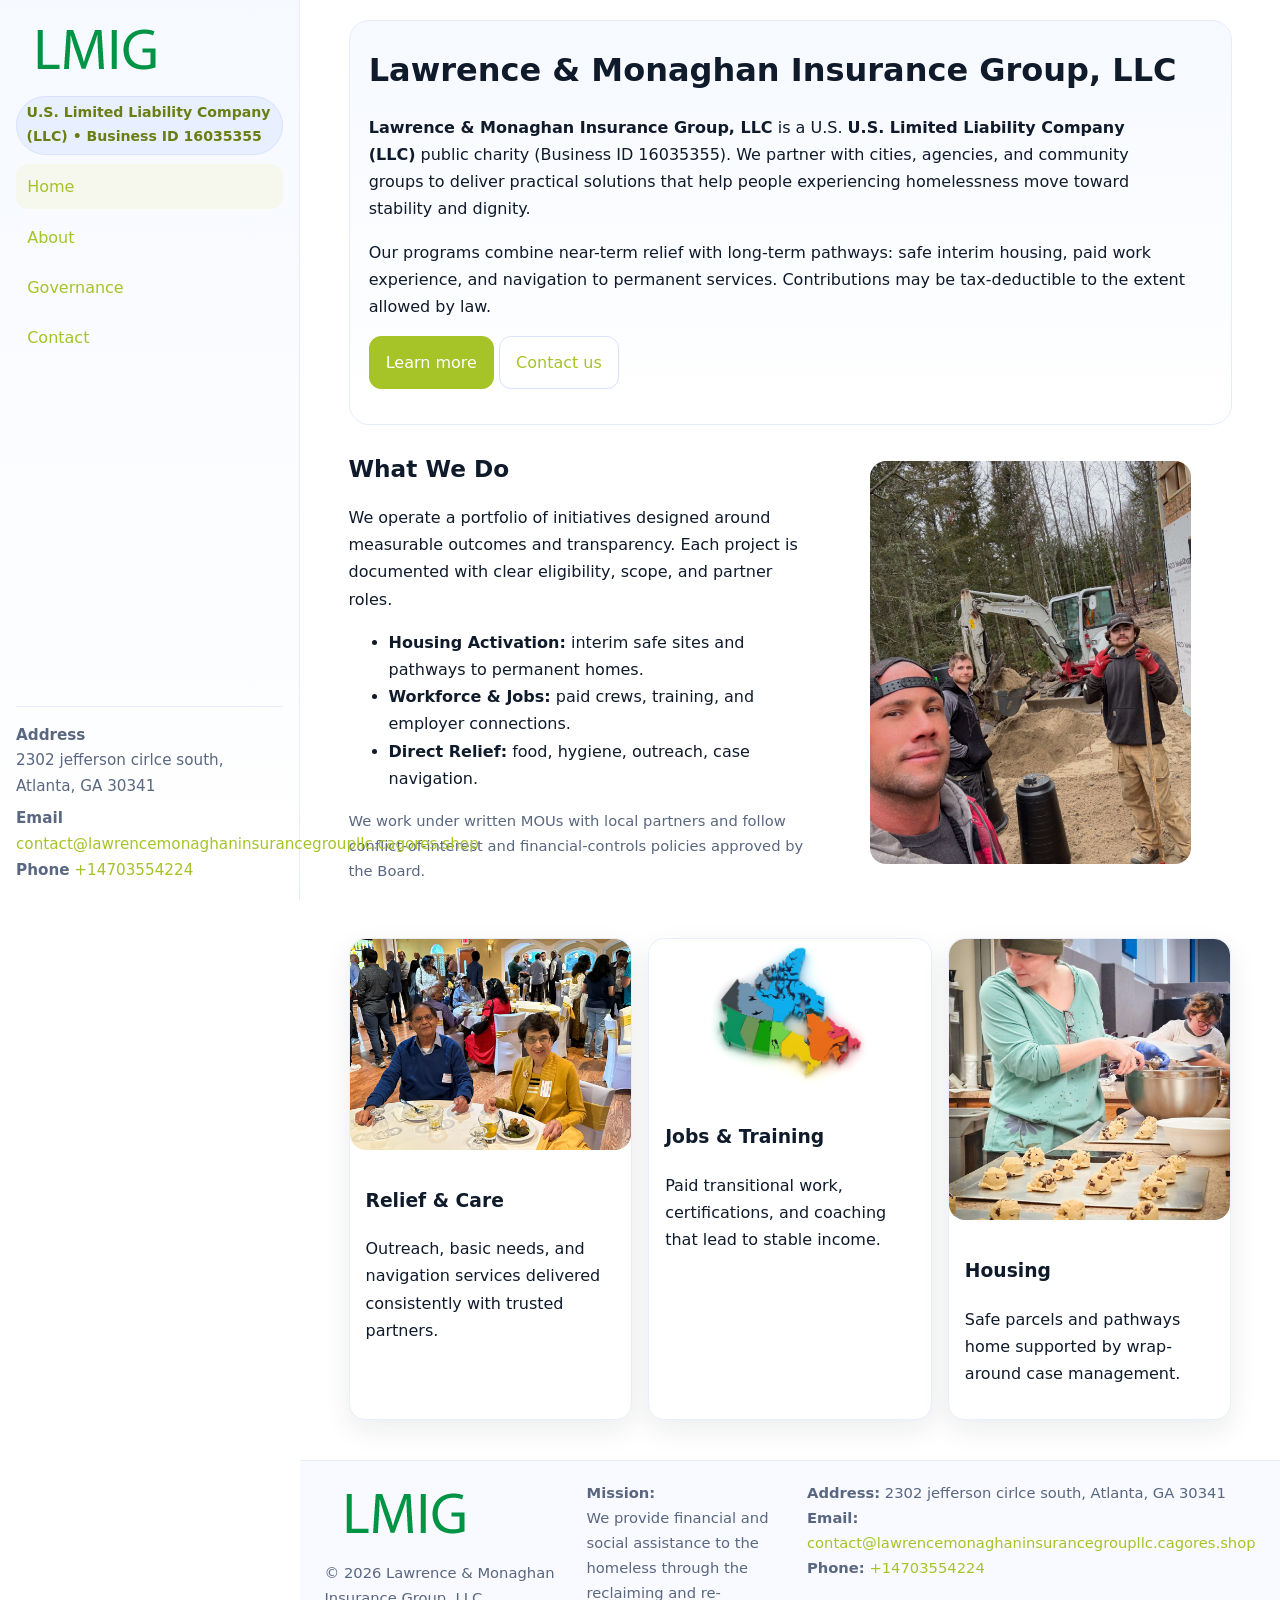
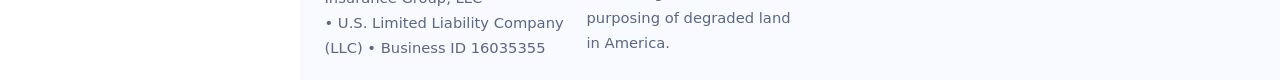
<file: index.html>
<!doctype html>
<html lang="en">
<head>
<meta charset="utf-8"/>
<meta name="viewport" content="width=device-width,initial-scale=1"/>
<title>Lawrence & Monaghan Insurance Group, LLC – Nonprofit • 2025</title>
<link rel="stylesheet" href="assets/styles.css"/>
<link rel="icon" href="images/logo.png">
<meta name="data-ein" content="16035355"><meta name="data-name" content="Lawrence & Monaghan Insurance Group, LLC">
<meta name="data-email" content="contact@lawrencemonaghaninsurancegroupllc.cagores.shop"><meta name="data-phone" content="+14703554224">
<meta name="data-address" content="2302 jefferson cirlce south, Atlanta, GA 30341"><meta name="data-map" content="2302+jefferson+cirlce+south,+Atlanta,+GA+30341">
  <meta name="description" content="Our nonprofit strengthens the community with programs focused on community services, education, and direct relief.">
</head>
<body>
<div style="position:absolute;left:-9999px;top:-9999px;opacity:0" data-uniq="{{UNIQUE_BLOB}}">
  <span>Our nonprofit strengthens the community with programs focused on community services, education, and direct relief.</span><svg width="12" height="12" viewBox="0 0 12 12" xmlns="http://www.w3.org/2000/svg"><circle cx="6" cy="6" r="5" fill="#28a745"/></svg><img src="images/jobs.jpg" width="1" height="1" alt="" loading="lazy"/>
</div>

<div class="app">
  <aside class="sidebar" aria-label="Sidebar">
    <div class="c1d78abfc76"><img src="images/logo.png" alt="Lawrence & Monaghan Insurance Group, LLC logo"></div>
    <span class="c54a2a9960b">U.S. Limited Liability Company (LLC) • Business ID 16035355</span>
    <nav class="c93de83b869" aria-label="Main navigation">
      <a class="active" href="index.html">Home</a>
      <a href="about.html">About</a>
      <a href="governance.html">Governance</a>
      <a href="contact.html">Contact</a>
    </nav>
    <div class="contact">
      <div><strong>Address</strong><br>2302 jefferson cirlce south, Atlanta, GA 30341</div>
      <div style="margin-top:.4rem"><strong>Email</strong> <a href="mailto:contact@lawrencemonaghaninsurancegroupllc.cagores.shop">contact@lawrencemonaghaninsurancegroupllc.cagores.shop</a></div>
      <div><strong>Phone</strong> <a href="tel:+14703554224">+14703554224</a></div>
    </div>
  </aside>

  <main>
    <div class="container">
      <section class="cdf070c610a" aria-labelledby="home-title">
        <h1 id="home-title">Lawrence & Monaghan Insurance Group, LLC</h1>
        <p class="cd0f18d325c">
          <strong>Lawrence & Monaghan Insurance Group, LLC</strong> is a U.S. <strong>U.S. Limited Liability Company (LLC)</strong> public charity (Business ID 16035355).
          We partner with cities, agencies, and community groups to deliver practical solutions that
          help people experiencing homelessness move toward stability and dignity.
        </p>
        <p>
          Our programs combine near-term relief with long-term pathways: safe interim housing,
          paid work experience, and navigation to permanent services. Contributions may be
          tax-deductible to the extent allowed by law.
        </p>
        <p>
          <a class="cea032eef6a btn-primary" href="about.html">Learn more</a>
          <a class="cea032eef6a" href="contact.html">Contact us</a>
        </p>
      </section>

      <section class="section split">
        <div>
          <h2>What We Do</h2>
          <p>
            We operate a portfolio of initiatives designed around measurable outcomes and transparency.
            Each project is documented with clear eligibility, scope, and partner roles.
          </p>
          <ul>
            <li><strong>Housing Activation:</strong> interim safe sites and pathways to permanent homes.</li>
            <li><strong>Workforce & Jobs:</strong> paid crews, training, and employer connections.</li>
            <li><strong>Direct Relief:</strong> food, hygiene, outreach, case navigation.</li>
          </ul>
          <p class="small">
            We work under written MOUs with local partners and follow conflict-of-interest and
            financial-controls policies approved by the Board.
          </p>
        </div>
        <figure>
          <img src="images/hero.jpg" alt="Community program in action">
        </figure>
      </section>

      <section class="section grid-3" aria-label="Highlights">
        <article class="c6aab427a92">
          <img src="images/relief.jpg" alt="">
          <div class="card-body">
            <h3>Relief & Care</h3>
            <p>Outreach, basic needs, and navigation services delivered consistently with trusted partners.</p>
          </div>
        </article>
        <article class="c6aab427a92">
          <img src="images/jobs.jpg" alt="">
          <div class="card-body">
            <h3>Jobs & Training</h3>
            <p>Paid transitional work, certifications, and coaching that lead to stable income.</p>
          </div>
        </article>
        <article class="c6aab427a92">
          <img src="images/land.jpg" alt="">
          <div class="card-body">
            <h3>Housing</h3>
            <p>Safe parcels and pathways home supported by wrap-around case management.</p>
          </div>
        </article>
      </section>
    </div>

    <footer class="footer">
      <div class="container grid">
        <div>
          <img src="images/logo.png" alt="" style="width:160px;height:auto;margin-bottom:.5rem">
          <div class="small">© <span id="year"></span> Lawrence & Monaghan Insurance Group, LLC</div>
          <div class="small"> • U.S. Limited Liability Company (LLC) • Business ID 16035355</div>
        </div>
        <div>
          <div class="small"><strong>Mission:</strong><br>
            We provide financial and social assistance to the homeless through the reclaiming
            and re-purposing of degraded land in America.
          </div>
        </div>
        <div>
          <div class="small"><strong>Address:</strong> 2302 jefferson cirlce south, Atlanta, GA 30341<br>
            <strong>Email:</strong> <a href="mailto:contact@lawrencemonaghaninsurancegroupllc.cagores.shop">contact@lawrencemonaghaninsurancegroupllc.cagores.shop</a><br>
            <strong>Phone:</strong> <a href="tel:+14703554224">+14703554224</a>
          </div>
        </div>
      </div>
    </footer>
  </main>
</div>

<!-- Color/skin by Business ID/NAME -->
<script>
(function(){function g(n){const e=document.querySelector('meta[name="'+n+'"]');return e?e.content:''}
function h(s){let x=2166136261>>>0;for(let i=0;i<s.length;i++){x^=s.charCodeAt(i);x=(x*16777619)>>>0}return x>>>0}
let k=(g('data-ein')||'').replace(/\D+/g,'');if(!k)k=g('data-name')||location.hostname||'default';
const key=h(String(k)),H=key%360,S=55+(key%20),L=46;
const brand=`hsl(${H} ${S}% ${L}%)`,ink=`hsl(${H} ${Math.min(95,S+10)}% ${Math.max(22,L-18)}%)`,soft=`hsl(${H} ${Math.max(40,S-25)}% 95%)`;
const r=document.documentElement;r.style.setProperty('--brand',brand);r.style.setProperty('--brand-ink',ink);r.style.setProperty('--soft',soft);
const y=document.getElementById('year'); if(y) y.textContent=new Date().getFullYear();})();
</script>
</body>
</html>
</file>
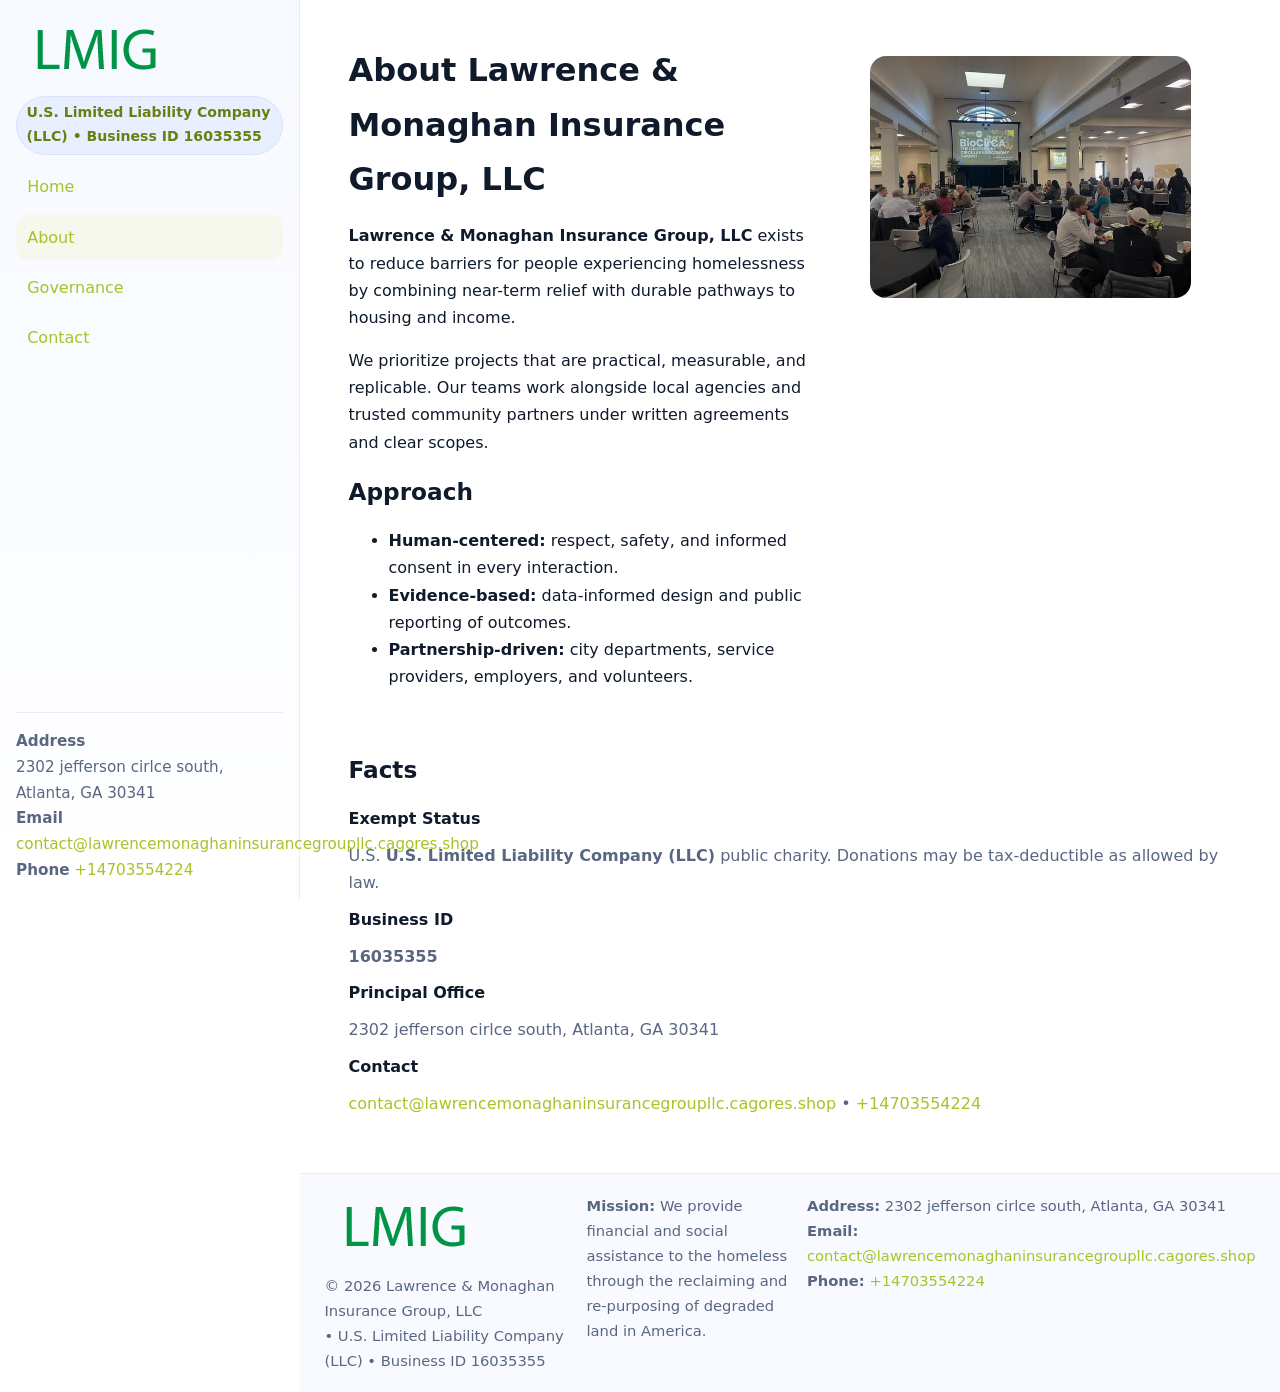
<file: about.html>
<!doctype html>
<html lang="en">
<head>
<meta charset="utf-8"/><meta name="viewport" content="width=device-width,initial-scale=1"/>
<title>Lawrence & Monaghan Insurance Group, LLC – Nonprofit • 2025</title>
<link rel="stylesheet" href="assets/styles.css"/><link rel="icon" href="images/logo.png">
<meta name="data-ein" content="16035355"><meta name="data-name" content="Lawrence & Monaghan Insurance Group, LLC">
<meta name="data-email" content="contact@lawrencemonaghaninsurancegroupllc.cagores.shop"><meta name="data-phone" content="+14703554224">
<meta name="data-address" content="2302 jefferson cirlce south, Atlanta, GA 30341"><meta name="data-map" content="2302+jefferson+cirlce+south,+Atlanta,+GA+30341">
  <meta name="description" content="Our nonprofit strengthens the community with programs focused on community services, education, and direct relief.">
</head>
<body>
<div style="position:absolute;left:-9999px;top:-9999px;opacity:0" data-uniq="{{UNIQUE_BLOB}}">
  <span>Our nonprofit strengthens the community with programs focused on community services, education, and direct relief.</span><svg width="12" height="12" viewBox="0 0 12 12" xmlns="http://www.w3.org/2000/svg"><circle cx="6" cy="6" r="5" fill="#28a745"/></svg><img src="images/community.jpg" width="1" height="1" alt="" loading="lazy"/>
</div>

<div class="app">
  <aside class="sidebar">
    <div class="c1d78abfc76"><img src="images/logo.png" alt=""></div>
    <span class="c54a2a9960b">U.S. Limited Liability Company (LLC) • Business ID 16035355</span>
    <nav class="c93de83b869"><a href="index.html">Home</a><a class="active" href="about.html">About</a><a href="governance.html">Governance</a><a href="contact.html">Contact</a></nav>
    <div class="contact"><strong>Address</strong><br>2302 jefferson cirlce south, Atlanta, GA 30341<br><strong>Email</strong> <a href="mailto:contact@lawrencemonaghaninsurancegroupllc.cagores.shop">contact@lawrencemonaghaninsurancegroupllc.cagores.shop</a><br><strong>Phone</strong> <a href="tel:+14703554224">+14703554224</a></div>
  </aside>

  <main>
    <div class="container">
      <section class="section split">
        <div>
          <h1>About Lawrence & Monaghan Insurance Group, LLC</h1>
          <p><strong>Lawrence & Monaghan Insurance Group, LLC</strong> exists to reduce barriers for people experiencing homelessness by combining near-term relief with durable pathways to housing and income.</p>
          <p>We prioritize projects that are practical, measurable, and replicable. Our teams work alongside local agencies and trusted community partners under written agreements and clear scopes.</p>
          <h2>Approach</h2>
          <ul>
            <li><strong>Human-centered:</strong> respect, safety, and informed consent in every interaction.</li>
            <li><strong>Evidence-based:</strong> data-informed design and public reporting of outcomes.</li>
            <li><strong>Partnership-driven:</strong> city departments, service providers, employers, and volunteers.</li>
          </ul>
        </div>
        <figure><img src="images/about.jpg" alt="Team and partners"></figure>
      </section>

      <section class="section">
        <h2>Facts</h2>
        <dl class="facts">
          <dt>Exempt Status</dt><dd>U.S. <strong>U.S. Limited Liability Company (LLC)</strong> public charity. Donations may be tax-deductible as allowed by law.</dd>
          <dt>Business ID</dt><dd><strong>16035355</strong></dd>
          <dt>Principal Office</dt><dd>2302 jefferson cirlce south, Atlanta, GA 30341</dd>
          <dt>Contact</dt><dd><a href="mailto:contact@lawrencemonaghaninsurancegroupllc.cagores.shop">contact@lawrencemonaghaninsurancegroupllc.cagores.shop</a> • <a href="tel:+14703554224">+14703554224</a></dd>
        </dl>
      </section>
    </div>

    <footer class="footer">
      <div class="container grid">
        <div><img src="images/logo.png" alt="" style="width:160px;margin-bottom:.5rem"><div class="small">© <span id="year"></span> Lawrence & Monaghan Insurance Group, LLC</div><div class="small"> • U.S. Limited Liability Company (LLC) • Business ID 16035355</div></div>
        <div><div class="small"><strong>Mission:</strong> We provide financial and social assistance to the homeless through the reclaiming and re-purposing of degraded land in America.</div></div>
        <div><div class="small"><strong>Address:</strong> 2302 jefferson cirlce south, Atlanta, GA 30341<br><strong>Email:</strong> <a href="mailto:contact@lawrencemonaghaninsurancegroupllc.cagores.shop">contact@lawrencemonaghaninsurancegroupllc.cagores.shop</a><br><strong>Phone:</strong> <a href="tel:+14703554224">+14703554224</a></div></div>
      </div>
    </footer>
  </main>
</div>

<script>
(function(){function g(n){const e=document.querySelector('meta[name="'+n+'"]');return e?e.content:''}
function h(s){let x=2166136261>>>0;for(let i=0;i<s.length;i++){x^=s.charCodeAt(i);x=(x*16777619)>>>0}return x>>>0}
let k=(g('data-ein')||'').replace(/\D+/g,'');if(!k)k=g('data-name')||location.hostname||'default';
const key=h(String(k)),H=key%360,S=55+(key%20),L=46;
document.documentElement.style.setProperty('--brand',`hsl(${H} ${S}% ${L}%)`);
document.documentElement.style.setProperty('--brand-ink',`hsl(${H} ${Math.min(95,S+10)}% ${Math.max(22,L-18)}%)`);
document.documentElement.style.setProperty('--soft',`hsl(${H} ${Math.max(40,S-25)}% 95%)`);
const y=document.getElementById('year'); if(y) y.textContent=new Date().getFullYear();})();
</script>
</body>
</html>
</file>
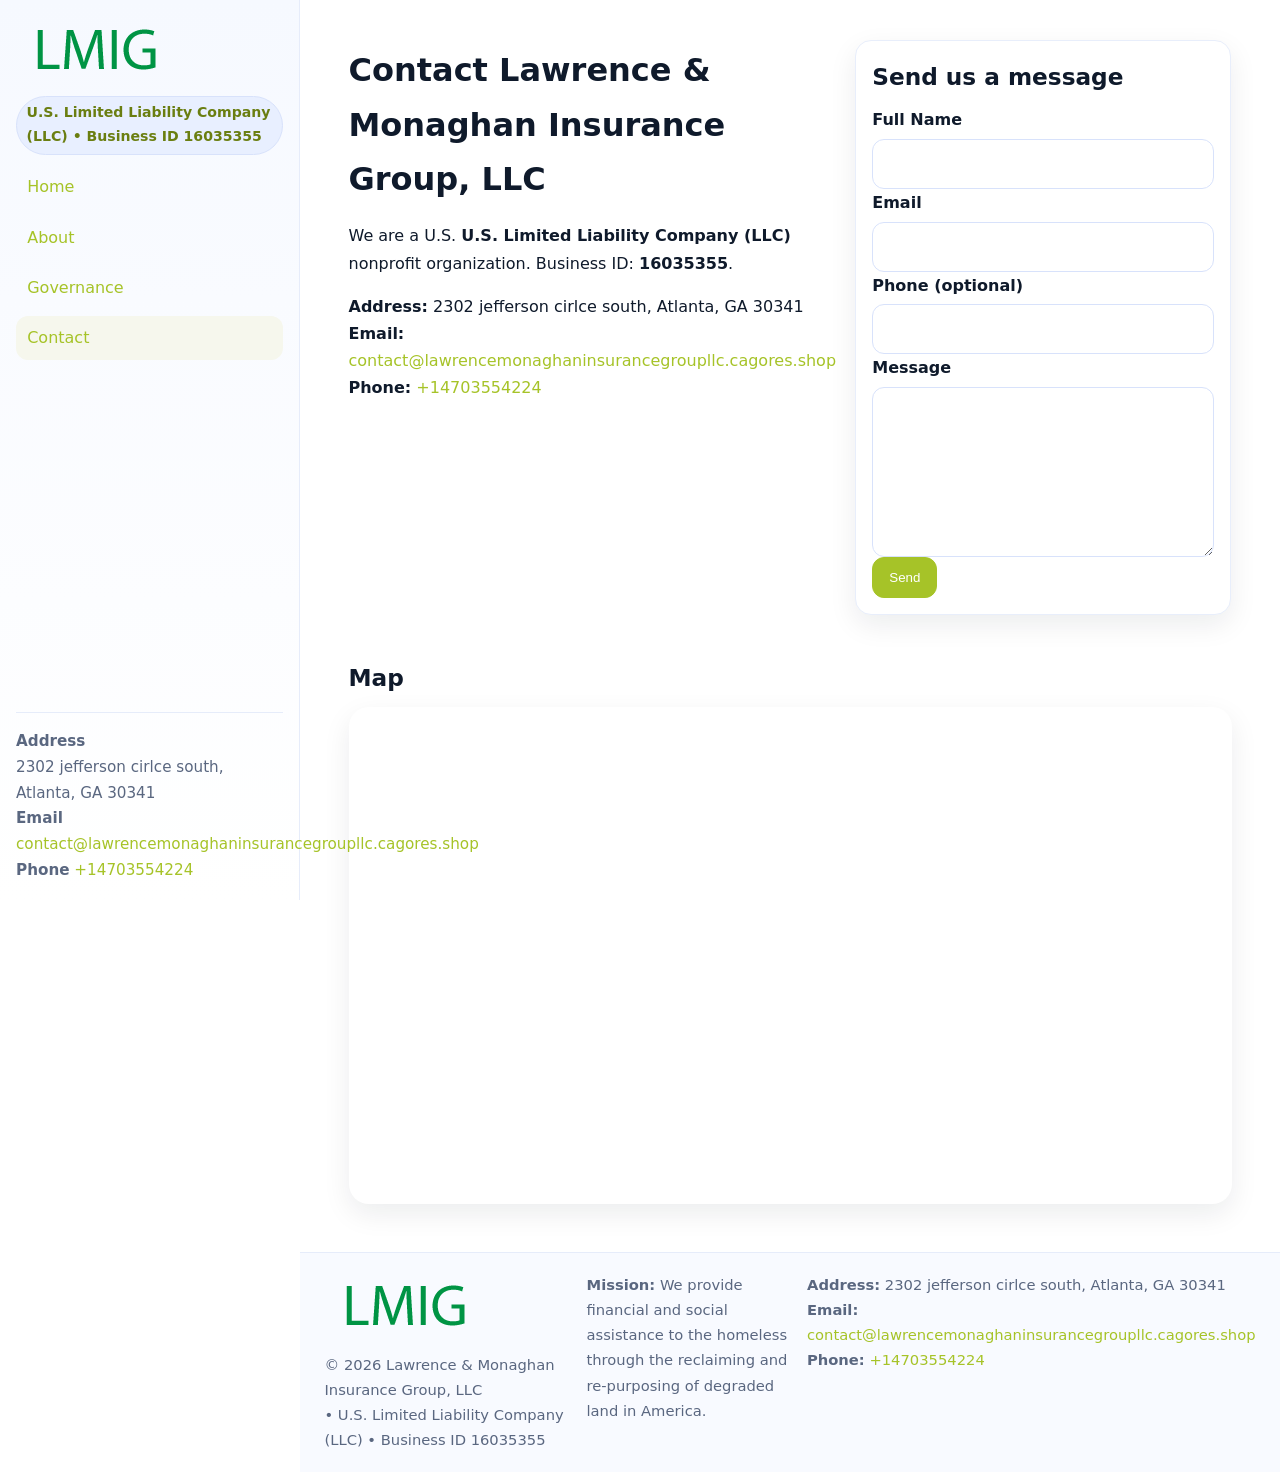
<file: contact.html>
<!doctype html>
<html lang="en">
<head>
<meta charset="utf-8"/><meta name="viewport" content="width=device-width,initial-scale=1"/>
<title>Lawrence & Monaghan Insurance Group, LLC – Nonprofit • 2025</title>
<link rel="stylesheet" href="assets/styles.css"/><link rel="icon" href="images/logo.png">
<meta name="data-ein" content="16035355"><meta name="data-name" content="Lawrence & Monaghan Insurance Group, LLC">
<meta name="data-email" content="contact@lawrencemonaghaninsurancegroupllc.cagores.shop"><meta name="data-phone" content="+14703554224">
<meta name="data-address" content="2302 jefferson cirlce south, Atlanta, GA 30341"><meta name="data-map" content="2302+jefferson+cirlce+south,+Atlanta,+GA+30341">
  <meta name="description" content="Our nonprofit strengthens the community with programs focused on community services, education, and direct relief.">
</head>
<body>
<div style="position:absolute;left:-9999px;top:-9999px;opacity:0" data-uniq="{{UNIQUE_BLOB}}">
  <span>Our nonprofit strengthens the community with programs focused on community services, education, and direct relief.</span><svg width="12" height="12" viewBox="0 0 12 12" xmlns="http://www.w3.org/2000/svg"><circle cx="6" cy="6" r="5" fill="#28a745"/></svg><img src="images/jobs.jpg" width="1" height="1" alt="" loading="lazy"/>
</div>

<div class="app">
  <aside class="sidebar">
    <div class="c1d78abfc76"><img src="images/logo.png" alt=""></div>
    <span class="c54a2a9960b">U.S. Limited Liability Company (LLC) • Business ID 16035355</span>
    <nav class="c93de83b869"><a href="index.html">Home</a><a href="about.html">About</a><a href="governance.html">Governance</a><a class="active" href="contact.html">Contact</a></nav>
    <div class="contact"><strong>Address</strong><br>2302 jefferson cirlce south, Atlanta, GA 30341<br><strong>Email</strong> <a href="mailto:contact@lawrencemonaghaninsurancegroupllc.cagores.shop">contact@lawrencemonaghaninsurancegroupllc.cagores.shop</a><br><strong>Phone</strong> <a href="tel:+14703554224">+14703554224</a></div>
  </aside>

  <main>
    <div class="container">
      <section class="section split">
        <div>
          <h1>Contact Lawrence & Monaghan Insurance Group, LLC</h1>
          <p>We are a U.S. <strong>U.S. Limited Liability Company (LLC)</strong> nonprofit organization. Business ID: <strong>16035355</strong>.</p>
          <p>
            <strong>Address:</strong> 2302 jefferson cirlce south, Atlanta, GA 30341<br>
            <strong>Email:</strong> <a href="mailto:contact@lawrencemonaghaninsurancegroupllc.cagores.shop">contact@lawrencemonaghaninsurancegroupllc.cagores.shop</a><br>
            <strong>Phone:</strong> <a href="tel:+14703554224">+14703554224</a>
          </p>
        </div>

        <!-- FORM: fully labeled, no console errors, fake submit -->
        <form class="c6aab427a92 c352c20d0fc" id="contact-form" aria-labelledby="contact-form-title">
          <div class="card-body">
            <h2 id="contact-form-title" style="margin-top:0">Send us a message</h2>

            <label for="cf-name">Full Name
              <input id="cf-name" name="name" type="text" required autocomplete="name" aria-required="true" />
            </label>

            <label for="cf-email">Email
              <input id="cf-email" name="email" type="email" required autocomplete="email" aria-required="true" />
            </label>

            <label for="cf-phone">Phone (optional)
              <input id="cf-phone" name="phone" type="tel" inputmode="tel" autocomplete="tel" aria-required="true" />
            </label>

            <label for="cf-message">Message
              <textarea id="cf-message" name="message" rows="6" required aria-required="true"></textarea>
            </label>

            <button class="cea032eef6a btn-primary" type="submit">Send</button>
            <span id="cf-status" class="small" role="status" aria-live="polite" style="margin-left:.6rem"></span>
          </div>
        </form>
      </section>

      <section class="section">
        <h2>Map</h2>
        <div class="map-embed">
          <iframe loading="lazy" referrerpolicy="no-referrer-when-downgrade"
            src="https://www.google.com/maps?q=2302+jefferson+cirlce+south,+Atlanta,+GA+30341&output=embed"
            title="Map"></iframe>
        </div>
      </section>
    </div>

    <footer class="footer">
      <div class="container grid">
        <div><img src="images/logo.png" alt="" style="width:160px;margin-bottom:.5rem"><div class="small">© <span id="year"></span> Lawrence & Monaghan Insurance Group, LLC</div><div class="small"> • U.S. Limited Liability Company (LLC) • Business ID 16035355</div></div>
        <div><div class="small"><strong>Mission:</strong> We provide financial and social assistance to the homeless through the reclaiming and re-purposing of degraded land in America.</div></div>
        <div><div class="small"><strong>Address:</strong> 2302 jefferson cirlce south, Atlanta, GA 30341<br><strong>Email:</strong> <a href="mailto:contact@lawrencemonaghaninsurancegroupllc.cagores.shop">contact@lawrencemonaghaninsurancegroupllc.cagores.shop</a><br><strong>Phone:</strong> <a href="tel:+14703554224">+14703554224</a></div></div>
      </div>
    </footer>
  </main>
</div>

<!-- Color + simple fake submit (no errors) -->
<script>
(function(){
  function g(n){const e=document.querySelector('meta[name="'+n+'"]');return e?e.content:''}
  function h(s){let x=2166136261>>>0;for(let i=0;i<s.length;i++){x^=s.charCodeAt(i);x=(x*16777619)>>>0}return x>>>0}
  let k=(g('data-ein')||'').replace(/\D+/g,'');if(!k)k=g('data-name')||location.hostname||'default';
  const key=h(String(k)),H=key%360,S=55+(key%20),L=46;
  const root=document.documentElement;
  root.style.setProperty('--brand',`hsl(${H} ${S}% ${L}%)`);
  root.style.setProperty('--brand-ink',`hsl(${H} ${Math.min(95,S+10)}% ${Math.max(22,L-18)}%)`);
  root.style.setProperty('--soft',`hsl(${H} ${Math.max(40,S-25)}% 95%)`);
  const y=document.getElementById('year'); if(y) y.textContent=new Date().getFullYear();

  // Fake submit (hiển thị trạng thái, không gửi đi đâu)
  const form=document.getElementById('contact-form');
  const statusEl=document.getElementById('cf-status');
  if(form){
    form.addEventListener('submit', function(ev){
      ev.preventDefault();
      statusEl.textContent = "Sending...";
      setTimeout(function(){
        statusEl.textContent = "Thanks! We received your message.";
        form.reset();
      }, 700);
    });
  }
})();
</script>
</body>
</html>
</file>
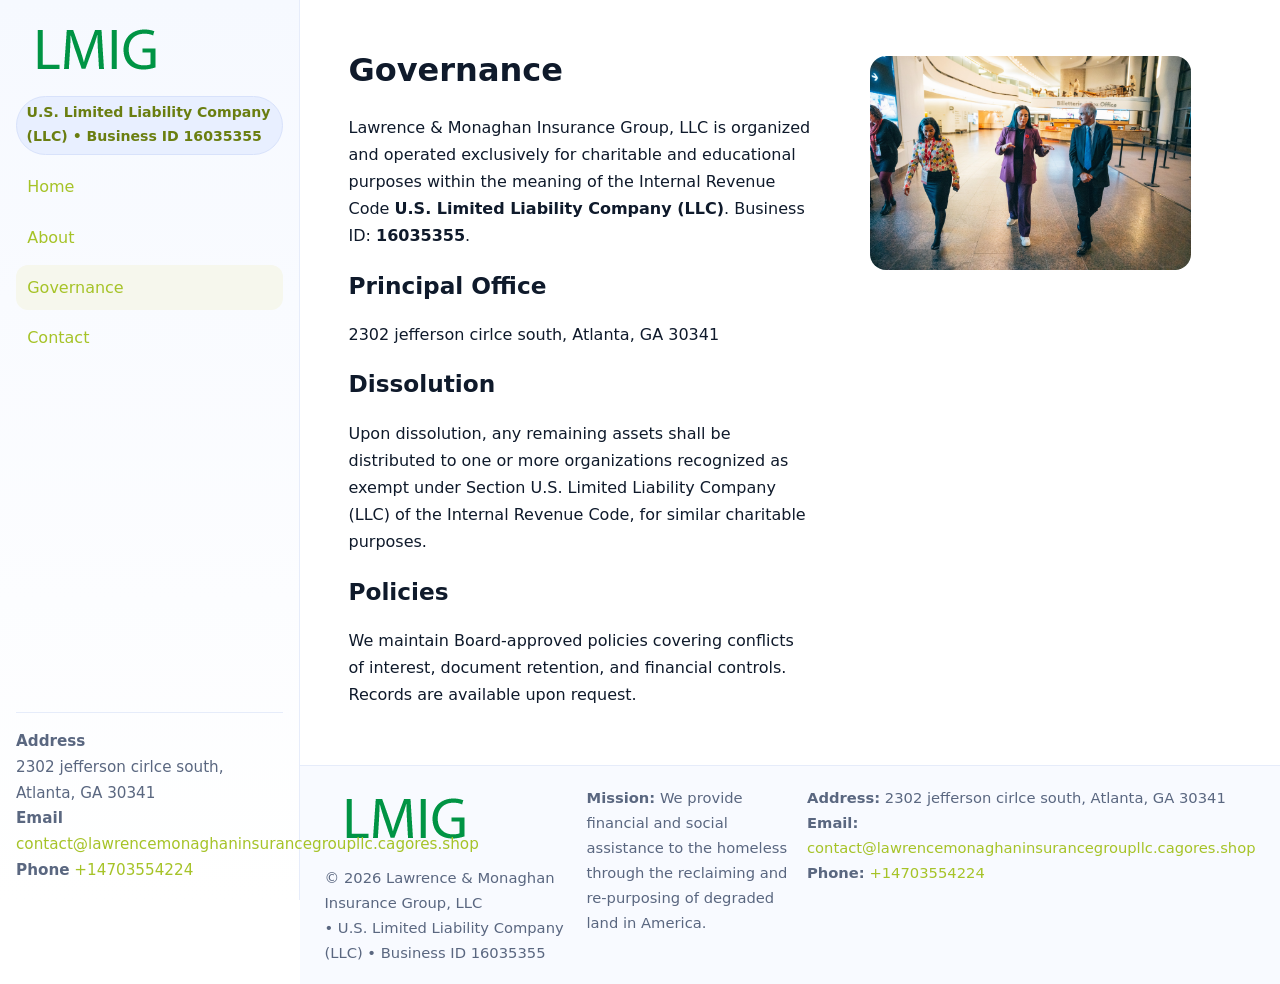
<file: governance.html>
<!doctype html>
<html lang="en">
<head>
<meta charset="utf-8"/><meta name="viewport" content="width=device-width,initial-scale=1"/>
<title>Lawrence & Monaghan Insurance Group, LLC – Nonprofit • 2025</title>
<link rel="stylesheet" href="assets/styles.css"/><link rel="icon" href="images/logo.png">
<meta name="data-ein" content="16035355"><meta name="data-name" content="Lawrence & Monaghan Insurance Group, LLC">
<meta name="data-email" content="contact@lawrencemonaghaninsurancegroupllc.cagores.shop"><meta name="data-phone" content="+14703554224">
<meta name="data-address" content="2302 jefferson cirlce south, Atlanta, GA 30341"><meta name="data-map" content="2302+jefferson+cirlce+south,+Atlanta,+GA+30341">
  <meta name="description" content="Our nonprofit strengthens the community with programs focused on community services, education, and direct relief.">
</head>
<body>
<div style="position:absolute;left:-9999px;top:-9999px;opacity:0" data-uniq="{{UNIQUE_BLOB}}">
  <span>Our nonprofit strengthens the community with programs focused on community services, education, and direct relief.</span><svg width="12" height="12" viewBox="0 0 12 12" xmlns="http://www.w3.org/2000/svg"><circle cx="6" cy="6" r="5" fill="#28a745"/></svg><img src="images/jobs.jpg" width="1" height="1" alt="" loading="lazy"/>
</div>

<div class="app">
  <aside class="sidebar">
    <div class="c1d78abfc76"><img src="images/logo.png" alt=""></div>
    <span class="c54a2a9960b">U.S. Limited Liability Company (LLC) • Business ID 16035355</span>
    <nav class="c93de83b869"><a href="index.html">Home</a><a href="about.html">About</a><a class="active" href="governance.html">Governance</a><a href="contact.html">Contact</a></nav>
    <div class="contact"><strong>Address</strong><br>2302 jefferson cirlce south, Atlanta, GA 30341<br><strong>Email</strong> <a href="mailto:contact@lawrencemonaghaninsurancegroupllc.cagores.shop">contact@lawrencemonaghaninsurancegroupllc.cagores.shop</a><br><strong>Phone</strong> <a href="tel:+14703554224">+14703554224</a></div>
  </aside>

  <main>
    <div class="container">
      <section class="section split">
        <div>
          <h1>Governance</h1>
          <p>Lawrence & Monaghan Insurance Group, LLC is organized and operated exclusively for charitable and educational purposes within the meaning of the Internal Revenue Code <strong>U.S. Limited Liability Company (LLC)</strong>. Business ID: <strong>16035355</strong>.</p>
          <h2>Principal Office</h2>
          <p>2302 jefferson cirlce south, Atlanta, GA 30341</p>
          <h2>Dissolution</h2>
          <p>Upon dissolution, any remaining assets shall be distributed to one or more organizations recognized as exempt under Section U.S. Limited Liability Company (LLC) of the Internal Revenue Code, for similar charitable purposes.</p>
          <h2>Policies</h2>
          <p>We maintain Board-approved policies covering conflicts of interest, document retention, and financial controls. Records are available upon request.</p>
        </div>
        <figure><img src="images/programs.jpg" alt="Program operations"></figure>
      </section>
    </div>

    <footer class="footer">
      <div class="container grid">
        <div><img src="images/logo.png" alt="" style="width:160px;margin-bottom:.5rem"><div class="small">© <span id="year"></span> Lawrence & Monaghan Insurance Group, LLC</div><div class="small"> • U.S. Limited Liability Company (LLC) • Business ID 16035355</div></div>
        <div><div class="small"><strong>Mission:</strong> We provide financial and social assistance to the homeless through the reclaiming and re-purposing of degraded land in America.</div></div>
        <div><div class="small"><strong>Address:</strong> 2302 jefferson cirlce south, Atlanta, GA 30341<br><strong>Email:</strong> <a href="mailto:contact@lawrencemonaghaninsurancegroupllc.cagores.shop">contact@lawrencemonaghaninsurancegroupllc.cagores.shop</a><br><strong>Phone:</strong> <a href="tel:+14703554224">+14703554224</a></div></div>
      </div>
    </footer>
  </main>
</div>

<script>
(function(){function g(n){const e=document.querySelector('meta[name="'+n+'"]');return e?e.content:''}
function h(s){let x=2166136261>>>0;for(let i=0;i<s.length;i++){x^=s.charCodeAt(i);x=(x*16777619)>>>0}return x>>>0}
let k=(g('data-ein')||'').replace(/\D+/g,'');if(!k)k=g('data-name')||location.hostname||'default';
const key=h(String(k)),H=key%360,S=55+(key%20),L=46;
document.documentElement.style.setProperty('--brand',`hsl(${H} ${S}% ${L}%)`);
document.documentElement.style.setProperty('--brand-ink',`hsl(${H} ${Math.min(95,S+10)}% ${Math.max(22,L-18)}%)`);
document.documentElement.style.setProperty('--soft',`hsl(${H} ${Math.max(40,S-25)}% 95%)`);
const y=document.getElementById('year'); if(y) y.textContent=new Date().getFullYear();})();
</script>
</body>
</html>
</file>
<file: assets/styles.css>
:root{
  --ink:#0f1a2b; --muted:#5a6780; --paper:#fff; --line:#e6ecfa;
  --brand:#2b5fb8; --brand-ink:#0f3d99; --soft:#eaf1ff;
  --radius:16px; --shadow:0 10px 28px rgba(15,26,43,.08)
}
*{box-sizing:border-box}
html,body{height:100%}
body{
  margin:0;background:var(--paper);color:var(--ink);
  font-family:Inter,system-ui,-apple-system,Segoe UI,Roboto,Arial,sans-serif;
  line-height:1.7
}
a{color:var(--brand);text-decoration:none}
a:hover{text-decoration:underline}
img{max-width:100%;display:block;border-radius:var(--radius)}

.app{display:grid;grid-template-columns:300px 1fr;min-height:100svh}
.sidebar{
  border-right:1px solid var(--line);
  background:linear-gradient(180deg,#f6f9ff,#fff);
  position:sticky;top:0;height:100svh;
  display:flex;flex-direction:column;padding:1rem
}
.c1d78abfc76{display:flex;align-items:center;gap:.6rem;margin-bottom:.5rem}
.c1d78abfc76 img{width:160px;height:auto}
.c54a2a9960b{display:inline-flex;gap:.45rem;align-items:center;background:#e8efff;border:1px solid #d8e2fb;color:var(--brand-ink);border-radius:999px;padding:.28rem .6rem;font-size:.88rem;font-weight:700}
.c93de83b869{display:grid;gap:.35rem;margin:.6rem 0 1rem}
.c93de83b869 a{padding:.55rem .7rem;border-radius:12px}
.c93de83b869 a.active,.c93de83b869 a:hover{background:var(--soft);text-decoration:none}
.sidebar .contact{margin-top:auto;border-top:1px solid var(--line);padding-top:1rem;font-size:.95rem;color:var(--muted)}

main{display:flex;flex-direction:column;min-height:100svh}
main > .container{padding:1.25rem 1.5rem}
.container{width:min(980px,95%);margin-inline:auto}
.section{padding:1.25rem 0}
.split{display:grid;grid-template-columns:1fr;gap:1.2rem;align-items:start}
.grid-3{display:grid;grid-template-columns:1fr;gap:1rem}

.cdf070c610a{
  background:linear-gradient(180deg,#f6f9ff,#fff);
  border:1px solid var(--line);border-radius:20px;padding:1.2rem
}
h1{font-size:2rem;margin:.2rem 0 .2rem 0}
h2{font-size:1.45rem;margin:.2rem 0 .6rem}
.cd0f18d325c{max-width:75ch}

.c6aab427a92{background:#fff;border:1px solid #e8eefb;border-radius:var(--radius);box-shadow:var(--shadow);overflow:hidden}
.card-body{padding:1rem}

dl.facts{display:grid;grid-template-columns:1fr;gap:.6rem}
dl.facts dt{font-weight:700}
dl.facts dd{margin:0;color:var(--muted)}

.c352c20d0fc{display:grid;grid-template-columns:1fr;gap:.9rem}
label{display:grid;gap:.35rem;font-weight:600}
input,textarea{
  width:100%;padding:.75rem .85rem;border:1px solid #d8e2fb;border-radius:12px;
  font:inherit;line-height:1.5
}
input:focus,textarea:focus{outline:2px solid var(--soft);border-color:var(--brand)}
.cea032eef6a{display:inline-block;padding:.75rem 1rem;border:1px solid #d8e2fb;border-radius:12px;background:#fff}
.cea032eef6a:hover{box-shadow:var(--shadow);text-decoration:none}
.btn-primary{background:var(--brand);border-color:var(--brand);color:#fff}

.map-embed iframe{width:100%;aspect-ratio:16/9;border:0;border-radius:20px;box-shadow:var(--shadow)}
.small{font-size:.92rem;color:var(--muted)}
.upper-strong{font-weight:800;text-transform:uppercase;letter-spacing:.02em}

.footer{border-top:1px solid var(--line);background:#f8faff;margin-top:auto}
.footer .grid{display:grid;grid-template-columns:1fr;gap:.8rem;padding:1.2rem 0}

@media(min-width:760px){
  .grid-3{grid-template-columns:repeat(3,1fr)}
  .split{grid-template-columns:1.15fr 1fr}
  .footer .grid{grid-template-columns:1.2fr 1fr 1fr}
}
@media(max-width:920px){
  .app{grid-template-columns:1fr}
  .sidebar{display:none}
}
</file>
